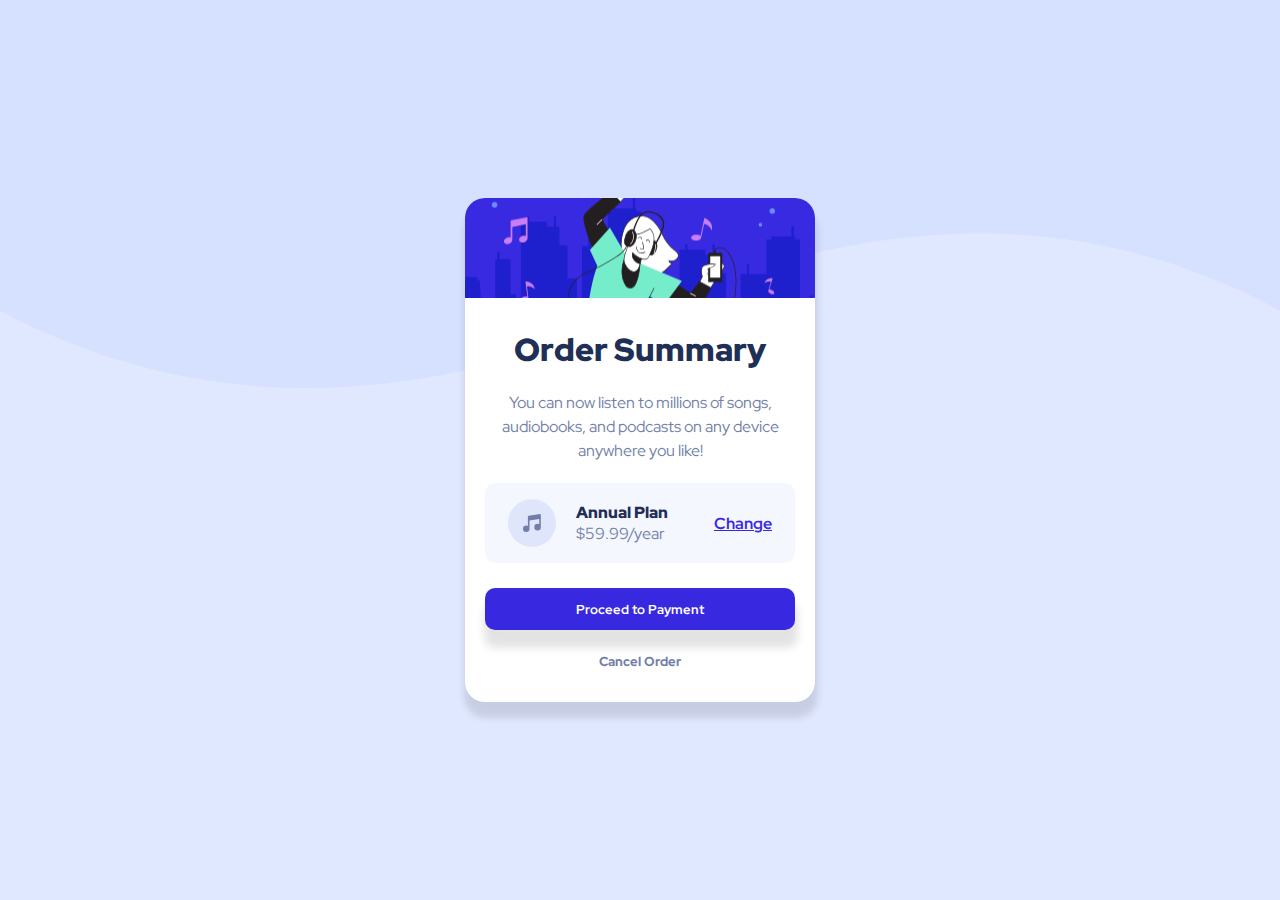
<file: index.html>
<!DOCTYPE html>
<html lang="en">
<head>
  <meta charset="UTF-8">
  <meta name="viewport" content="width=device-width, initial-scale=1.0"> <!-- displays site properly based on user's device -->

  <link rel="icon" type="image/png" sizes="32x32" href="./images/favicon-32x32.png">
  <link rel="stylesheet" href="style.css">
  <title>Frontend Mentor | Order summary card</title>

 
</head>
<body>
  <main class="main-container">
    <section class="order-card shadow">
      <article class="order_card__img">

      </article>
      <article class="order_card_info">
        <h1 class="info__title">Order Summary</h1>
        <p class="info__paragraph">
          You can now listen to millions of songs, audiobooks, and podcasts on any 
          device anywhere you like!
        </p>

        <div class="info__summary">
          <div class="plan-box-left">
            <img src="./images/icon-music.svg" alt="icon-music" class="summary__icon">
            <div class="summary__detail">
              <h2>Annual Plan</h2>
              <span>$59.99/year</span>
            </div>
          </div>
          <a href="" class="summary__change">Change</a>
        </div>
        <button class="button button-primary">Proceed to Payment</button>
        <button class="button button-secondary">Cancel Order</button>
      </article>
    </section>
  </main>

  

  

  
  

  

  
  
  
</body>
</html>
</file>
<file: style.css>
@import url('https://fonts.googleapis.com/css2?family=Red+Hat+Display:wght@500;700;900&display=swap');

:root{
    /* colors */
    --bright-blue: hsl(245, 75%, 52%);
    --dark-blue: hsl(223, 47%, 23%);
    --desaturated-blue: hsl(224, 23%, 55%);
    --pale-blue: hsl(225, 100%, 94%);
    --very-pale-blue: hsl(225, 100%, 98%);

    /* fonts */
    --red-hat-display: 'Red Hat Display', sans-serif;
}

* {
    box-sizing: border-box;
    margin: 0;
    padding: 0;
}

html {
    font-family: var(--red-hat-display);
}

.main-container {
    align-items: center;
    background-color: var(--pale-blue);
    background-image: url("./images/pattern-background-mobile.svg");
    background-position: center;
    background-size: cover;
    background-repeat: no-repeat;
    display: flex;
    height: 100vh;
    justify-content: center;
    width: 100vw;
}

.order-card {
    background-color: #FFF;
    border-radius: 20px;
    width: 320px;
}

.order_card__img {
    background-image: url(./images/illustration-hero.svg);
    background-position: center;
    background-repeat: no-repeat;
    background-size: cover;
    border-radius: 20px 20px 0 0;
    height: 100px;
    width: 100%;
}

.order_card_info {
    padding: 15px 20px;
    text-align: center;
}

.info__title {
    color: var(--dark-blue);
    font-weight: 900;
    margin-top: 15px;
}

.info__paragraph {
    color: var(--desaturated-blue);
    line-height: 1.5rem;
    margin: 20px 0;
}

.info__summary {
    align-items: center;
    display: flex;
    background-color: var(--very-pale-blue);
    border-radius: 10px;
    height: 80px;
    justify-content: space-around;
    margin: 20px 0;
    width: 100%;
}

.plan-box-left {
    align-items: center;
    display: flex;
    text-align: left;
}

.plan-box-left div {
    margin-left: 20px;
}

.summary__detail {
    text-align: left;
}

.summary__detail h2 {
    color: var(--dark-blue);
    font-size: 1rem;
    font-weight: 900;
}

.summary__detail span {
    color: var(--desaturated-blue);
}

.summary__change {
    color: var(--bright-blue);
    font-weight: 700;
}

.summary__change:hover {
    opacity: 0.7;
    text-decoration: none;
}

button {
    background: none;
    border: none;
    cursor: pointer;
    font-family: var(--red-hat-display);
    font-weight: 700;
    margin: 5px 0;
    padding: 12px 24px;
    width: 100%;
}

.button-primary {
    background-color: var(--bright-blue);
    border-radius: 10px;
    box-shadow: 1px 16px 8px 2px rgba(0, 0, 0, 0.11);
    -webkit-box-shadow: 1px 16px 8px 2px rgba(0, 0, 0, 0.11);
    -moz-box-shadow: 1px 16px 8px 2px rgba(0, 0, 0, 0.11);
    color: #FFF;
    transition: all 250ms ease;
}

.button-primary:hover {
    opacity: 0.7;
}
.button-primary:active {
    transform: translate(1px, 1px);
}

.button-secondary {
    color: var(--desaturated-blue);
    font-weight: 800;
}

.button-secondary:hover {
    color: var(--dark-blue);
}

.shadow {
    box-shadow: 1px 14px 7px 2px rgba(0, 0, 0, 0.11);
    -webkit-box-shadow: 1px 14px 7px 2px rgba(0, 0, 0, 0.11);
    -moz-box-shadow: 1px 14px 7px 0px rgba(0, 0, 0, 0.11);
}

@media only screen and (min-width: 1140px) {
    .main-container {
        background-color: var(--pale-blue);
        background-image: url("./images/pattern-background-desktop.svg");
        background-position: top;
        background-size: contain;
    }

    .order-card {
        background-color: #FFF;
        border-radius: 20px;
        width: 350px;
    }

    .order_card__info {
        padding: 15px 40px;
        text-align: center;
    }
}
</file>
